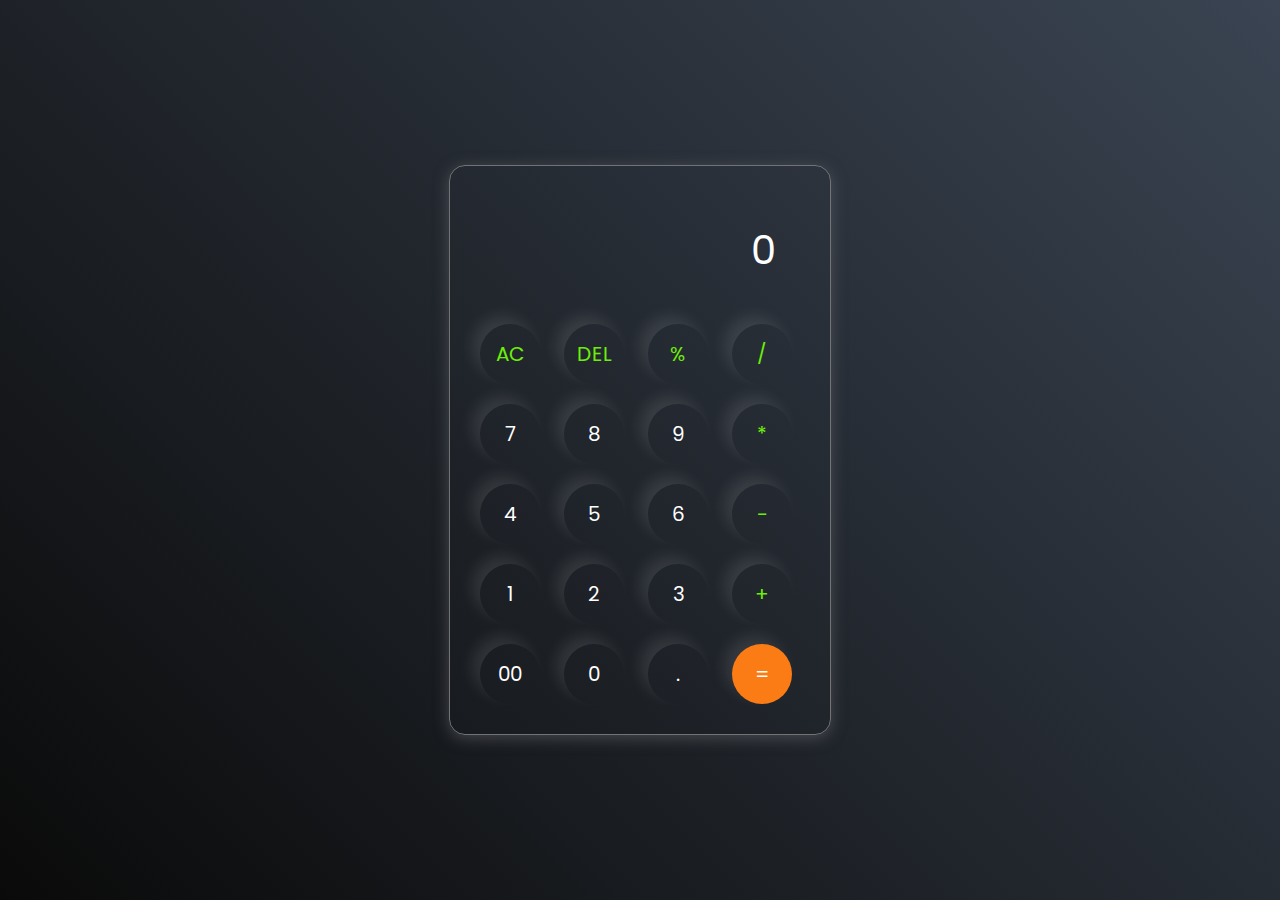
<file: Level1/calculator/index.html>
<!DOCTYPE html>
<html lang="en">
<head>
    <meta charset="UTF-8">
    <meta name="viewport" content="width=device-width, initial-scale=1.0">
    <title>Calculator</title>
    <link rel="stylesheet" href="style.css">
</head>
<body>
    <div class="calculator">
        <input type="text" placeholder="0" id="inputbox">
        <div>
            <button class="operator">AC</button>
            <button class="operator">DEL</button>
            <button class="operator">%</button>
            <button class="operator">/</button>

        </div>
        <div>
            <button>7</button>
            <button>8</button>
            <button>9</button>
            <button class="operator">*</button>

        </div>
        <div>
            <button>4</button>
            <button>5</button>
            <button>6</button>
            <button class="operator">-</button>

        </div>
        <div>
            <button>1</button>
            <button>2</button>
            <button>3</button>
            <button class="operator">+</button>

        </div>
        <div>
            <button>00</button>
            <button>0</button>
            <button>.</button>
            <button class="equalbtn">=</button>

        </div>
    </div>
    

    <script src="script.js"></script>
</body>
</html>
</file>
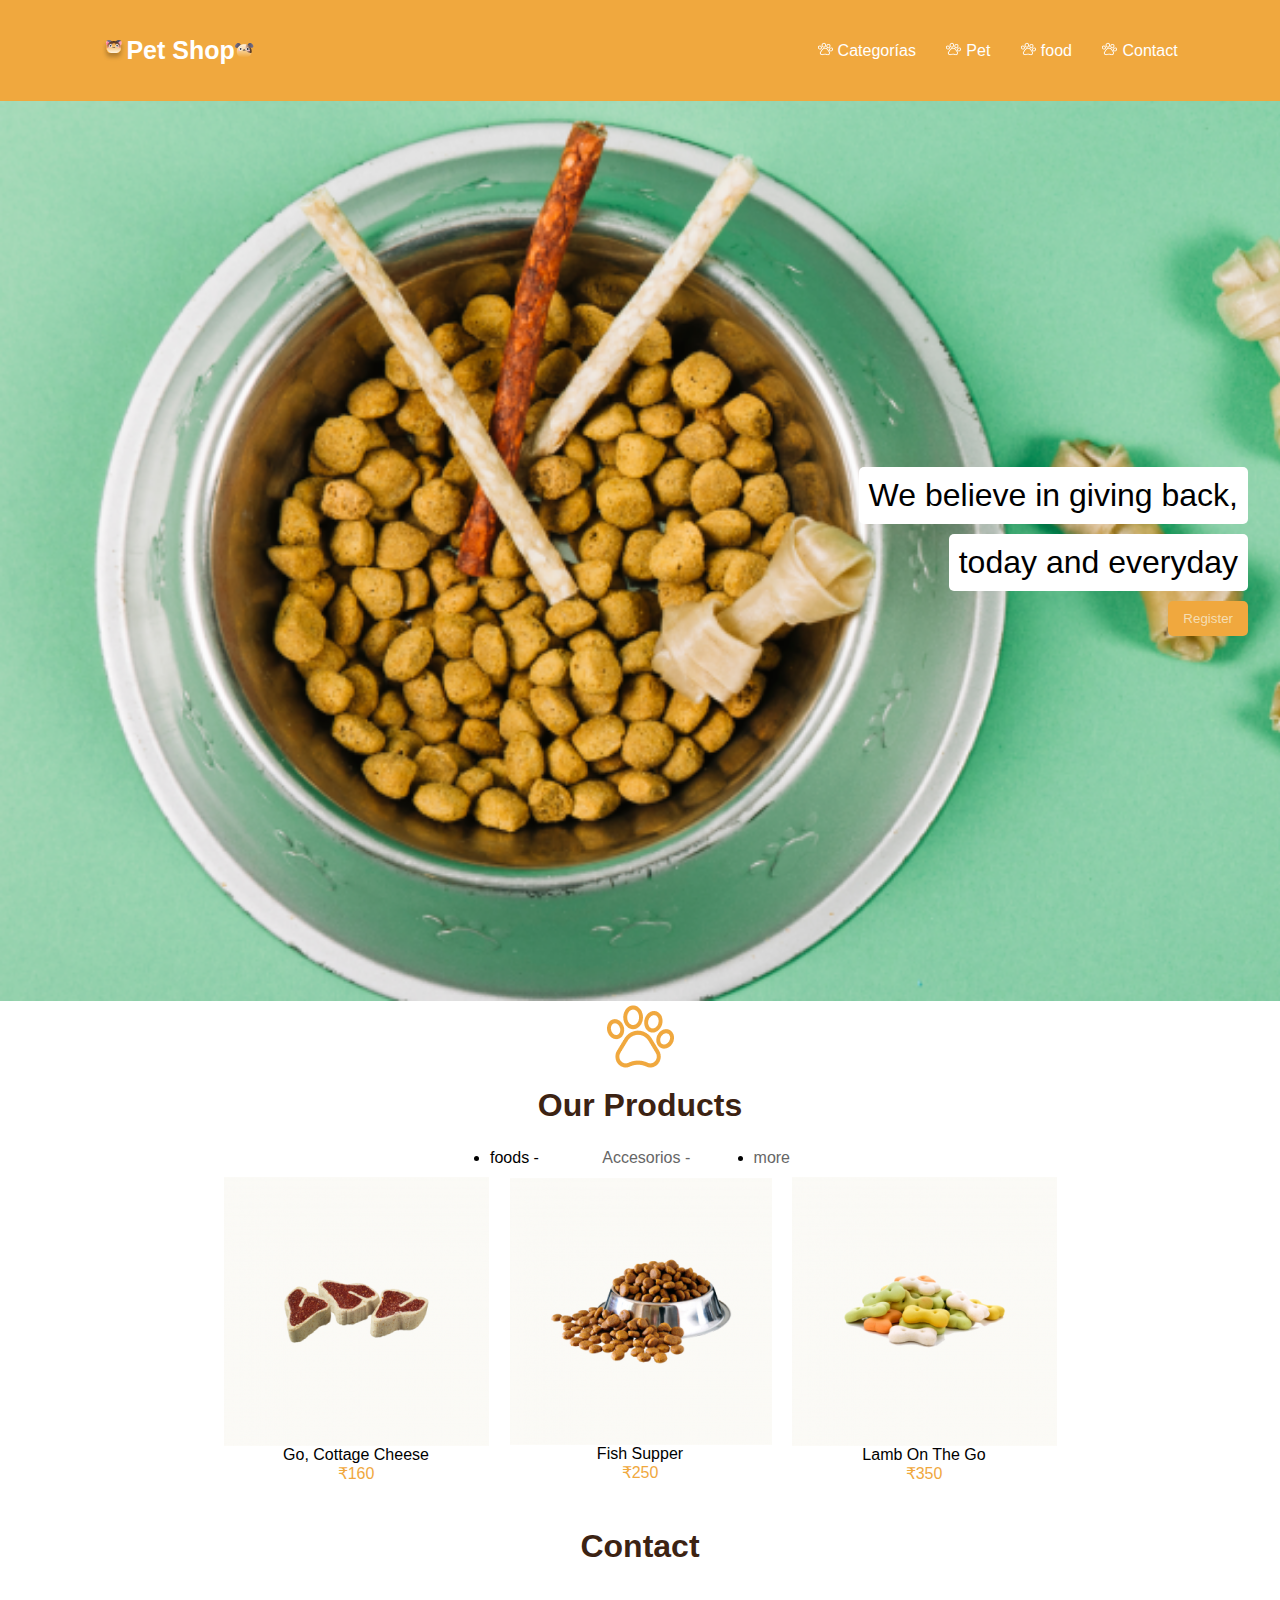
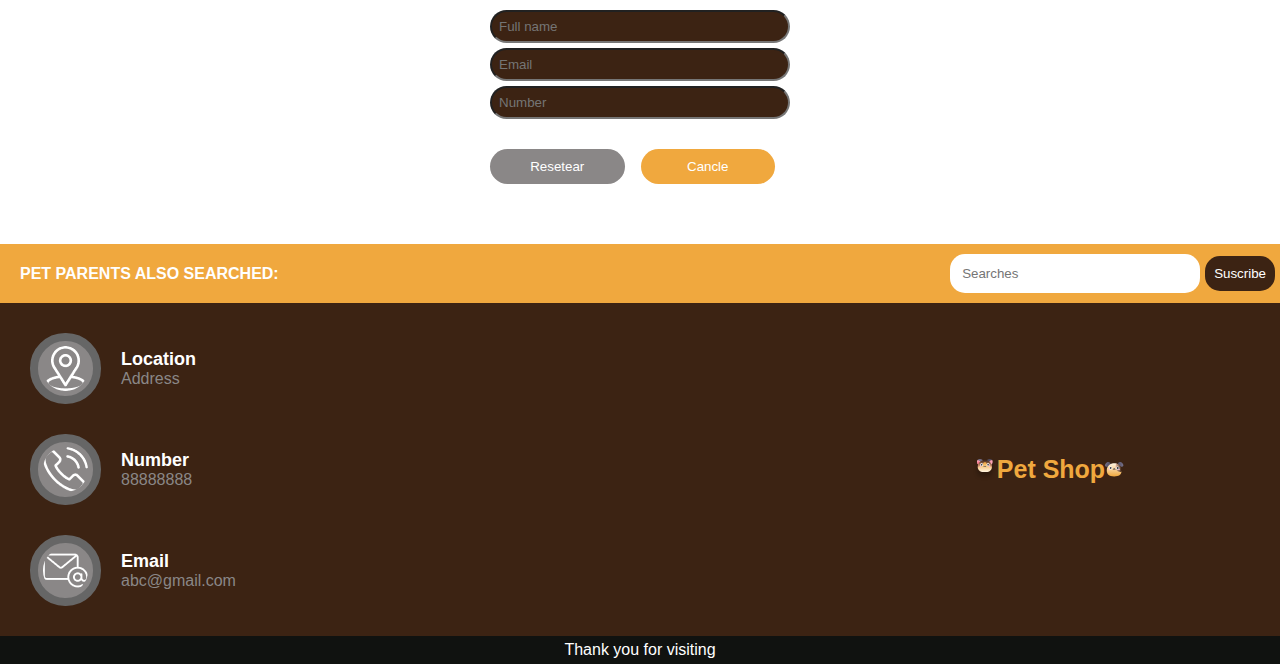
<file: Level1/landingpage/index.html>
<!DOCTYPE html>
<html lang="en">
  <head>
    <meta charset="UTF-8" />
    <meta name="viewport" content="width=device-width, initial-scale=1.0" />
    <title>Pet Shop</title>
    
    <!-- STYLE CSS -->
    <link rel="stylesheet" href="style.css" />
    
  </head>
  <body>
    <header>
       <!-- Logo -->
      <section class="logo-menu">
        <div class="logo">
          <img src="./img/Cat.svg" alt="cat" />
          <span ></span><span class="title-front" >Pet Shop</span>
          <img src="./img/Dog.svg" alt="dog" />
        </div>

        <!-- Main Menu -->
        <nav class="menu">
          <img src="./img/menu-icon.svg" alt="menu icon" style="color: black" class="icon-burguer-menu"/>
          <ul class="main-menu">
            <li>
              <a href="#" class="anchor-main-menu">Categorías</a>
            </li>
            <li>
              <a href="#" class="anchor-main-menu">Pet</a>
            </li>
            <li>
              <a href="#" class="anchor-main-menu">food</a>
            </li>
            <li>
              <a href="#" class="anchor-main-menu">Contact</a>
            </li>
          </ul>
        </nav>
      </section>
    </header>
    <main>
      <!-- HERO -->
        <section class="contenedor-banner">
            <div class="publicidad-comedores">
            <p class="saludo-bienvenido">We believe in giving back, </p>
            <p class="saludo-bienvenido">today and everyday</p>
            <button class="btn-comedores">Register</button>
        </div>
        </section>

       <!-- PRODUCTS -->
      <section class="products">
        <img src="./img/pawprint 2.png" alt="pawprint2" />
        <h2>Our Products</h2>
        <!-- SECOND MENU -->
        <ul class="second-menu">
          <li typhref="">foods - </a>
          </li>
          <li type="none">
            <a class="option-second-menu" href="">Accesorios - </a>
          </li>
          <li tye="none">
            <a class="option-second-menu" pe="none"><a class="option-second-menu" href="">more</a></li>
        </ul>
        <!-- PRODUCT CARDS -->
        <article class="card-products">
          <div class="product-detail">
            <img src="./img/churrasquito.png" alt="churrasquito" />
            <span class="info-product">Go, Cottage Cheese</span>
            <span class="price">₹160</span>
          </div>

          <div class="product-detail">
            <img src="./img/comedero.png" alt="comedor" />
            <span class="info-product">Fish Supper</span>
            <span class="price">₹250</span>
          </div>

          <div class="product-detail">
            <img src="./img/Huesito.png" alt="bones" />
            <span class="info-product">Lamb On The Go</span>
            <span class="price">₹350</span>
          </div>
        </article>
        </section>
         <!-- CONTACT FORM -->
        <section class="form-contact">
          <!-- FORM -->
          <h2>Contact</h2>
          <form class="contact-form">
            <div>
            <input type="text" name="name" placeholder="Full name" />
            <input
              type="email"
              name="email"
              placeholder="Email"
            />
            <input type="number" name="phone" placeholder="Number" />
          </div>
            <div class="btn-container">
              <button class="btn-form">Resetear</button>
              <button class="btn-form btn-two">Cancle</button>
            </div>
          </form>
        </section>
         <!-- SUBCRIPTION -->
      <section class="subcription">
        <div class="title-subcription">
          <i class="fa-regular fa-envelope"></i>
          <span>PET PARENTS ALSO SEARCHED:</span>
        </div>
        <form>
          <input type="text" placeholder="Searches" />
          <button>Suscribe</button>
        </form>
      </section>
          </main>
    <footer>
      <!-- CONTACT INFO -->
      <section class="contact-section">
        <!-- INFO -->

        <div class="logo">
          <img src="./img/Cat.svg" alt="cat" />
          <span ></span><span class="title-front-footer" >Pet Shop </span>
          <img src="./img/Dog.svg" alt="dog" />
        </div>

        <article class="location">
          <img src="./img/location 1.png" alt="location" class="contact-icon" />
          <div>
            <h4>Location</h4>
            <p>Address</p>
          </div>
        </article>

        <article class="phone-number">
          <img src="./img/Phone.png" alt="phone" class="contact-icon" />
          <div>
            <h4>Number</h4>
            <p>88888888</p>
          </div>
        </article>

        <article class="email">
          <img
            src="./img/correo-electronico 1.png"
            alt="email"
            class="contact-icon"
          />
          <div>
            <h4>Email</h4>
            <p>abc@gmail.com</p>
          </div>
        </article>
      
          
      </section>
       <!-- RIGHTS RESERVED -->
      <section class="rights">
      <p >Thank you for visiting</p>
    </section>
    </footer>
  </body>
</html>
</file>
<file: Level1/calculator/style.css>
@import url('https://fonts.googleapis.com/css2?family=Poppins:wght@400;500;700&display=swap');

* {
    margin: 0;
    padding: 0;
    box-sizing: border-box;
    font-family: 'Poppins',sans-serif;
}
body{
    width: 100%;
    height: 100vh;
    display: flex;
    justify-content: center;
    align-items: center;
    background: linear-gradient(45deg, #0a0a0a, #3a4452);
}
.calculator{
    border: 1px solid #717377;
    padding: 20px;
    border-radius:16px;
    background: transparent;
    box-shadow: 0px 3px 15px rgba(113, 115, 119, 0.5);
}
input{
    width: 320px;
    border: none;
    padding: 24px;
    margin: 10px;
    background: transparent;
    box-shadow: 0px 3px 15px rgbs(84 , 84, 84, 0.1);
    font-size: 40px;
    text-align: right;
    cursor: pointer;
    color:#ffffff;
}
input::placeholder{
    color: #ffffff;   
}
button{
    border: none;
    width: 60px;
    height: 60px;
    margin: 10px;
    border-radius: 50%;
    background: transparent;
    color: #ffffff;
    font-size: 20px;
    box-shadow: -8px -8px 15px rgba(255, 255, 255, 0.1);
    cursor: pointer;
}

.equalbtn{
    background-color: #fb7c14;
}
.operator{
    color: #6dee0a;
}
</file>
<file: Level1/landingpage/style.css>
*{
    margin: 0;
    padding: 0;
    box-sizing: border-box;
    font-family: 'Roboto', sans-serif;
}

/* header */
.logo-menu{
    display: flex;
    justify-content: space-between;
    padding: 0 8vw;
}
.logo-menu{
    background-color: #F0A83E;
    padding: 4vh 8vw;
}

.logo span{
    font-weight: 700;
    font-size: 25px;
}

.logo .title-front{
    color: #fff;
}

.logo, .menu{
    display: flex;
    justify-content: center;
    align-items: center;
}

.main-menu{
    display: none;
}


/* main */
.contenedor-banner{
    height: 86vh;
    background-image: url('./img/bowl-pet-movile.png');
    background-repeat: no-repeat;
    background-size: cover;
    
    display: flex;
    justify-content: center;
    align-items: center;
   
}

.publicidad-comedores{
    display: flex;
    flex-direction: column;
    align-items: flex-end;
    justify-content: center;
    gap: 10px;
}

.saludo-bienvenido{
 background-color: white;
 align-self: center;
    font-size: 1.5rem;
    padding: 10px;
    border-radius: 5px;

}

.btn-comedores{
    background-color: #F0A83E;
    color: wheat;
    padding: 10px 15px;
    border-radius: 5px;
    border: none;
}

/* Products */
.products{
    display: flex;
    flex-direction: column;
    justify-content: center;
    align-items: center;
     
}

.products h2{
    color: #3C2313;
    padding: 15px 0;
}

.second-menu{
    display: flex;
    justify-content: space-between;
    width: 300px;
    margin: 10px 0;
}

.second-menu a{
    text-decoration: none;
    color: #666666;
}

.product-detail{
    display: flex;
    flex-direction: column;
    justify-content: center;
    align-items: center;
}

.product-detail .price{
    color: #F0A83E;
}

/* Form Contact */
.form-contact{
    display: flex;
    flex-direction: column;
    justify-content: center;
    align-items: center;
    margin: 30px;
}

.form-contact div{
    margin: 30px;
}

.form-contact h2{
    color: #3C2313;
    padding: 15px;
}

.contact-form input{
    display: block;
    border-radius: 20px;
    padding: 7px;
    width: 300px;
    margin: 5px 0;
    background-color: #3C2313;
}

.btn-container{
    display: flex;
    justify-content: center;
    align-items: center;
    gap: 16px;
    margin: 10px;
    width: 285px;
    
}

.btn-form{
    border-radius: 25px;
    padding: 10px;
    width: 50%;
    color: #fff;
    background-color: #8A8787;
    border:none;
}

.btn-two{
    background-color: #F0A83E;
}

/* SUBCRIPTION */
.subcription{
    display: block;
    background-color: #F0A83E;
    color: #fff;
    padding: 5px;
}

.title-subcription{
    display: flex;
    gap: 50px;
    padding: 5px 10px;
}

.title-subcription .fa-regular {
    font-size: 20px;
}
.title-subcription span{
    font-weight: 700;
    
}

.subcription form{
    display: flex;
    justify-content: center;
    align-items: center;
}

.subcription form input{
    border-radius: 15px;
    padding: 12px;
    width: 250px;
    border: none;
    margin: 5px;
}

.subcription form button{
    border-radius: 15px;
    padding: 10px 9px;
    color: #fff;
    background-color: #3C2313;
    border: none;
}

/* Footer */
.contact-section{
    background-color: #3C2313;
    display: flex;
    flex-direction: column;
    justify-content: center;
    align-items: center;
    padding: 15px;
}

.contact-section .logo span{
    color: #fff;
}

.contact-section .logo .title-front-footer{
    color: #F0A83E;
}

.location, .phone-number, .email{
    display: flex;
    justify-content: flex-start;
    align-items: center;
    gap: 20px;
    padding: 15px;
}

.location, .phone-number{
    width: 271px;
}

.contact-section h4{
    color: #fff;
    font-size: 18px; 
}

.contact-section p{
    color: #8A8787;
}

.contact-icon{
    background-color: #8A8787;
    border: 8px solid #666666;
    border-radius: 35px;
    padding: 5px;
}

.rights{
    background-color:#101210;
    color: #fff;
    text-align: center;
    padding: 5px;
}

/* Media Query */
@media (min-width:768px){
   /* header */
   .offers{
    display: flex;
    justify-content: space-between;
    align-items: center;
    padding: 15px
   }
    
    /* Main Menu */
    .menu .icon-burguer-menu{
       display: none;
    }

    .main-menu{
        width: 365px;
        display: flex;
        justify-content: space-between;  
    }
     
    .anchor-main-menu::before{
        content: url('./img/pawprint\ 1.png');
        padding: 5px;
    }


    .main-menu li{
      list-style: none;
      
    }

    .main-menu li a{
        text-decoration: none;
        color: #FFFFFF;
    }

    h2{
        font-size: 2rem;
    }

    /* Hero */
    .contenedor-banner{
       height: 100vh;
      background-image: url('./img/bowl-and-pet-daities-on-green-background\ 1.png');

    }

    .publicidad-comedores{
        width: 95%;    
    }

    .saludo-bienvenido{
        align-self: self-end;
        text-align: center;
        font-size: 2rem;
    }

    /* Card Products */
    .card-products{
        display: flex;
        flex-direction: row;
        gap: 20px;
    }

    /* Subcription */
    .subcription{
     display: flex;
    justify-content: space-between;

    }

    .title-subcription{
    display: flex;
    justify-content: flex-start;
    align-items: center;
    gap: 5px;
    
    }

    /* Contact Section */
    .contact-section{
        position: relative;
        align-items: flex-start;
    }

    .contact-section .logo{
        position: absolute;
        left: 76%;
    }
}
</file>
